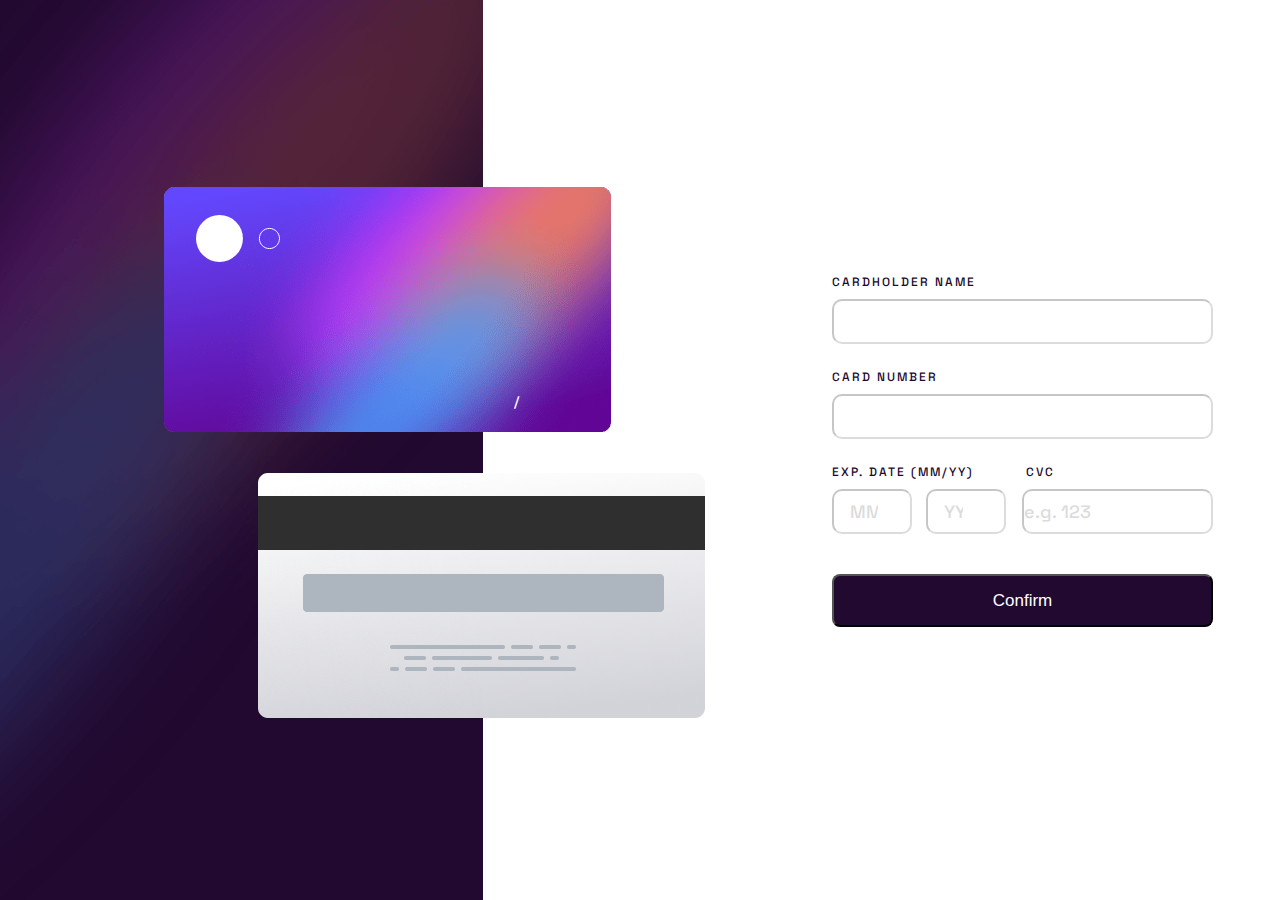
<file: interactive-card-details-form-main/index.html>
<!DOCTYPE html>
<html lang="en">
<head>
  <meta charset="UTF-8">
  <meta name="viewport" content="width=device-width, initial-scale=1.0"> <!-- displays site properly based on user's device -->
  <script src="https://ajax.googleapis.com/ajax/libs/jquery/3.6.3/jquery.min.js"></script>
  <link rel="icon" type="image/png" sizes="32x32" href="./images/favicon-32x32.png">
  
  <title>Frontend Mentor | Interactive card details form</title>
  <link rel="stylesheet" href="sass.css">
</head>
<body>
  <img src="./images/bg-main-desktop.png" alt="bg-main" class="bg-main">
  <div class="">
    <img src="./images/bg-card-front.png" alt="bg-card-front" class="bg-card-front">
  </div>
    <img src="./images/bg-card-back.png" alt="bg-card-back" class="bg-card-back">  
  <div class="block-1">
    <img src="./images/card-logo.svg" alt="logo" class="logo">
    <p id="spans" class="p-1">
      <span id="p1"></span>
      <span id="p2"></span>
      <span id="p3"></span>
      <span id="p4"></span>
    </p>
    
   
    <div class="flex">
      <p class="p-2" id="pName"></p>
      <p class="p-3">
        <span id="mon1"></span>
        <span class="mon2">/</span>
        <span id="mon3"></span> 
      </p>  
    </div>
  </div>
  <p class="p-4" id="pcvc" ></p>
  <form action="">
    <div class="block-2">
      <p class="p-5">
        Cardholder Name
      </p>
      <input class="input-1" type="text" placeholder=""  id="Name" required>
      <span id="nameError" style="color: red;"></span>
      <p class="p-6">
        Card Number
      </p>
      <input class="input-2" placeholder="" type="number" name="" id="card" required>
      <span id="cardError" style="color: red;"></span>
      <div class="flex">
        <div class="">
          <p class="p-7">
            Exp. Date (MM/YY)
          </p>
          <input class="input-3" placeholder="MM" type="text" name="" id="month" required>
          <span id="errorMon" style="color: red;"></span>
          <input class="input-4" placeholder="YY" type="text" id="year" required>
          <span id="errorYear" style="color: red;"></span>  
        </div>
        <div class="">
          <p class="p-8">
            CVC
          </p>
          <input class="input-5" placeholder="e.g. 123" type="text" id="cvc" required>  
          <span id="errorcvc" style="color: red;"></span>  
        </div>
      </div>
      <button class="btn" style="color: white; font-size: 17px;">Confirm</button>
    </div>  
  </form>
  <script src="script.js"></script>
  <div class="container2">
    <img src="./images/icon-complete.svg" alt="" class="complete">
    <div class="div"><span class="span1">thank you!</span></div>
    <p class="span2">We've added your card details</p>
    <div class="button4">
      <span class="span3">Continue</span>
    </div>
  </div>
</body>
</html>
</file>
<file: interactive-card-details-form-main/sass.css>
@import url("https://fonts.googleapis.com/css2?family=Space+Grotesk:wght@500&display=swap");
* {
  box-sizing: border-box;
  margin: 0;
  padding: 0;
}

.bg-main {
  width: 483px;
  height: 900px;
  position: absolute;
  z-index: -10;
}

.bg-card-front {
  margin-top: 187px;
  margin-left: 164px;
}

.bg-card-back {
  margin-top: 37px;
  margin-left: 258px;
}

.block-1 {
  position: absolute;
  z-index: 10;
  left: 164px;
  top: 187px;
}

.logo {
  margin-top: 28px;
  margin-left: 32px;
}

.p-1 {
  margin-left: 32px;
  margin-top: 64px;
  height: 36px;
  font-family: "Space Grotesk";
  font-style: normal;
  font-weight: 500;
  font-size: 28px;
  line-height: 36px;
  letter-spacing: 3.42222px;
  color: #FFFFFF;
}

.flex {
  display: flex;
}

.p-2 {
  height: 18px;
  margin-top: 25.5px;
  margin-left: 32px;
  font-family: "Space Grotesk";
  font-style: normal;
  font-weight: 500;
  font-size: 14px;
  line-height: 18px;
  letter-spacing: 2px;
  text-transform: uppercase;
  color: #FFFFFF;
}

.p-3 {
  margin-top: 25.5px;
  margin-left: 195.14px;
  height: 18px;
  font-family: "Space Grotesk";
  font-style: normal;
  font-weight: 500;
  font-size: 14px;
  line-height: 18px;
  text-align: right;
  letter-spacing: 2px;
  text-transform: uppercase;
  color: #FFFFFF;
}

.p-4 {
  position: absolute;
  top: 580px;
  left: 616px;
  height: 18px;
  font-family: "Space Grotesk";
  font-style: normal;
  font-weight: 500;
  font-size: 14px;
  line-height: 18px;
  text-align: right;
  letter-spacing: 2px;
  text-transform: uppercase;
  color: #FFFFFF;
}

.block-2 {
  position: absolute;
  z-index: 10;
  top: 275px;
  left: 832px;
  width: 381px;
  height: 352px;
}

.p-5 {
  height: 15px;
  font-family: "Space Grotesk";
  font-style: normal;
  font-weight: 500;
  font-size: 12px;
  line-height: 15px;
  letter-spacing: 2px;
  text-transform: uppercase;
  color: #21092F;
}

.input-1 {
  width: 381px;
  height: 45px;
  margin-top: 9px;
  padding: 11px 191px 11px 16px;
  font-family: "Space Grotesk";
  font-style: normal;
  font-weight: 500;
  font-size: 18px;
  line-height: 23px;
  color: #21092F;
  mix-blend-mode: normal;
  opacity: 0.25;
}

.p-6 {
  margin-top: 26px;
  height: 15px;
  font-family: "Space Grotesk";
  font-style: normal;
  font-weight: 500;
  font-size: 12px;
  line-height: 15px;
  letter-spacing: 2px;
  text-transform: uppercase;
  color: #21092F;
}

.input-2 {
  width: 381px;
  height: 45px;
  margin-top: 9px;
  padding: 11px 145px 11px 16px;
  font-family: "Space Grotesk";
  font-style: normal;
  font-weight: 500;
  font-size: 18px;
  line-height: 23px;
  color: #21092F;
  mix-blend-mode: normal;
  opacity: 0.25;
}

.p-7 {
  margin-top: 26px;
  height: 15px;
  font-family: "Space Grotesk";
  font-style: normal;
  font-weight: 500;
  font-size: 12px;
  line-height: 15px;
  letter-spacing: 2px;
  text-transform: uppercase;
  color: #21092F;
}

.input-3 {
  width: 80px;
  height: 45px;
  margin-top: 9px;
  padding: 11px 32px 11px 16px;
  font-family: "Space Grotesk";
  font-style: normal;
  font-weight: 500;
  font-size: 18px;
  line-height: 23px;
  color: #21092F;
  mix-blend-mode: normal;
  opacity: 0.25;
}

.input-4 {
  width: 80px;
  height: 45px;
  margin-top: 9px;
  margin-left: 10px;
  padding: 11px 41px 11px 16px;
  font-family: "Space Grotesk";
  font-style: normal;
  font-weight: 500;
  font-size: 18px;
  line-height: 23px;
  color: #21092F;
  mix-blend-mode: normal;
  opacity: 0.25;
}

.p-8 {
  margin-top: 26px;
  margin-left: 20px;
  height: 15px;
  font-family: "Space Grotesk";
  font-style: normal;
  font-weight: 500;
  font-size: 12px;
  line-height: 15px;
  letter-spacing: 2px;
  text-transform: uppercase;
  color: #21092F;
}

.input-5 {
  width: 191px;
  height: 45px;
  margin-top: 9px;
  margin-left: 16px;
  font-family: "Space Grotesk";
  font-style: normal;
  font-weight: 500;
  font-size: 18px;
  line-height: 23px;
  color: #21092F;
  mix-blend-mode: normal;
  opacity: 0.25;
}

.btn {
  width: 381px;
  height: 53px;
  margin-top: 40px;
  background: #21092F;
  border-radius: 8px;
  display: flex;
  justify-content: center;
  align-items: center;
}

.p-9 {
  height: 23px;
  font-family: "Space Grotesk";
  font-style: normal;
  font-weight: 500;
  font-size: 18px;
  line-height: 23px;
  color: #FFFFFF;
}

#nameError {
  font-family: "Space Grotesk";
  font-style: normal;
  font-weight: 500;
  font-size: 12px;
  line-height: 15px;
  /* Red */
  color: #FF5050;
  width: 165px;
  height: 15px;
  margin-top: 18px;
}

.p-3 {
  position: absolute;
  margin-left: 350px;
}

#Name {
  border-radius: 10px;
}

#card {
  border-radius: 10px;
}

#month {
  border-radius: 10px;
}

#year {
  border-radius: 10px;
}

#cvc {
  border-radius: 10px;
}

.spans {
  position: absolute;
  width: 343px;
  height: 36px;
  margin-left: 50px;
  margin-top: -30px;
}

#p1 {
  width: 85.75px;
  height: 36px;
  font-family: "Space Grotesk";
  font-style: normal;
  font-weight: 500;
  font-size: 28px;
  line-height: 36px;
  /* identical to box height */
  letter-spacing: 3.42222px;
  /* White */
  color: #FFFFFF;
}

#p2 {
  width: 85.75px;
  height: 36px;
  font-family: "Space Grotesk";
  font-style: normal;
  font-weight: 500;
  font-size: 28px;
  line-height: 36px;
  /* identical to box height */
  letter-spacing: 3.42222px;
  /* White */
  color: #FFFFFF;
}

#p3 {
  width: 85.75px;
  height: 36px;
  font-family: "Space Grotesk";
  font-style: normal;
  font-weight: 500;
  font-size: 28px;
  line-height: 36px;
  /* identical to box height */
  letter-spacing: 3.42222px;
  /* White */
  color: #FFFFFF;
}

#p4 {
  width: 85.75px;
  height: 36px;
  font-family: "Space Grotesk";
  font-style: normal;
  font-weight: 500;
  font-size: 28px;
  line-height: 36px;
  /* identical to box height */
  letter-spacing: 3.42222px;
  /* White */
  color: #FFFFFF;
}

.p-3 {
  width: 48px;
  height: 18px;
  display: inline-flex;
}

#errorMon {
  position: absolute;
  width: 70px;
  height: 15px;
  margin-top: 50px;
  margin-left: -80px;
  font-family: "Space Grotesk";
  font-style: normal;
  font-weight: 500;
  font-size: 10px;
  line-height: 15px;
  /* Red */
  color: #FF5050;
}

#errorYear {
  position: absolute;
  width: 70px;
  height: 15px;
  margin-top: 50px;
  margin-left: -80px;
  font-family: "Space Grotesk";
  font-style: normal;
  font-weight: 500;
  font-size: 10px;
  line-height: 15px;
  /* Red */
  color: #FF5050;
}

#errorcvc {
  position: absolute;
  width: 100px;
  height: 15px;
  margin-top: 50px;
  margin-left: -190px;
  font-family: "Space Grotesk";
  font-style: normal;
  font-weight: 500;
  font-size: 10px;
  line-height: 15px;
  /* Red */
  color: #FF5050;
}

.block2 {
  position: relative;
  z-index: 300;
}

.btn:hover {
  color: rgb(174, 199, 221);
}

.container2 {
  position: absolute;
  margin-top: -400px;
  z-index: 1000;
  width: 381px;
  height: 291px;
  display: inline-block;
  margin-left: 820px;
}

.complete {
  width: 80px;
  height: 80px;
  margin-left: 151px;
}

.div {
  height: 36px;
  margin-top: 35px;
}

.span1 {
  width: 100px;
  height: 36px;
  margin-top: 35px;
  margin-left: 100px;
  font-family: "Space Grotesk";
  font-style: normal;
  font-weight: 500;
  font-size: 28px;
  line-height: 36px;
  text-transform: uppercase;
  /* identical to box height */
  text-align: center;
  letter-spacing: 3.42222px;
  /* Deep Violet */
  color: #100f10;
}

.span2 {
  width: 263px;
  height: 23px;
  margin-left: 59px;
  margin-top: 16px;
  font-family: "Space Grotesk";
  font-style: normal;
  font-weight: 500;
  font-size: 18px;
  line-height: 23px;
  /* identical to box height */
  text-align: center;
  /* Purplish Grey */
  color: #8F8694;
}

.button4 {
  margin-top: 63px;
  margin-left: 10px;
  width: 381px;
  height: 53px;
  background: #21092F;
  border-radius: 8px;
  display: flex;
  align-items: center;
  justify-content: center;
}

.span3 {
  font-family: "Space Grotesk";
  font-style: normal;
  font-weight: 500;
  font-size: 18px;
  line-height: 23px;
  /* identical to box height */
  /* White */
  color: #FFFFFF;
}

@media screen and (max-width: 376px) {
  body {
    width: 375px;
    height: 704px;
  }
  .bg-main {
    position: relative;
    z-index: 1;
    width: 375px;
    height: 240px;
  }
  .bg-card-front {
    position: absolute;
    z-index: 2;
    width: 285px;
    height: 156.21px;
    margin-top: -125px;
    margin-left: 16px;
  }
  .bg-card-back {
    position: absolute;
    z-index: 1;
    width: 286px;
    height: 157px;
    margin-left: 73px;
    margin-top: -220px;
  }
  .logo {
    position: absolute;
    width: 54px;
    height: 30px;
    margin-top: -50px;
    margin-left: -120px;
  }
  .p-1 {
    position: absolute;
    z-index: 3;
    margin-left: -130px;
    margin-top: 10px;
  }
  .p-2 {
    position: absolute;
    margin-left: -110px;
    margin-top: 60px;
  }
  .p-3 {
    position: absolute;
    margin-top: 60px;
    margin-left: 70px;
  }
  .block-2 {
    width: 327px;
    height: 328px;
    position: absolute;
    margin-top: 48px;
    margin-left: -814px;
  }
  .p-1 {
    width: 239px;
    height: 23px;
    font-family: "Space Grotesk";
    font-style: normal;
    font-weight: 500;
    font-size: 18px;
    line-height: 23px;
  }
  #Name {
    width: 327px;
    height: 45px;
  }
  #pName {
    margin-left: -130px;
  }
  #pcvc {
    position: absolute;
    z-index: 100;
    margin-left: -330px;
    margin-top: -485px;
  }
  #card {
    width: 327px;
    height: 45px;
  }
  #month {
    width: 72px;
    height: 45px;
  }
  #errorMon {
    margin-left: -70px;
  }
  #year {
    position: absolute;
    width: 72px;
    height: 42px;
    margin-left: 8px;
  }
  #cvc {
    width: 164px;
    height: 45px;
    margin-left: 16px;
  }
  #errorcvc {
    margin-left: -160px;
  }
  #errorYear {
    position: absolute;
    margin-left: 15px;
  }
  .btn {
    width: 327px;
    height: 53px;
    margin-top: 28px;
  }
  .container2 {
    position: absolute;
    margin-top: 48px;
    margin-left: -10px;
  }
  .complete {
    width: 80px;
    height: 80px;
  }
  .div {
    width: 327px;
    height: 36px;
    margin-top: 35px;
  }
  .span1 {
    font-style: normal;
    font-weight: 500;
    font-size: 28px;
    line-height: 36px;
  }
  .span2 {
    width: 263px;
    height: 23px;
    margin-top: 16px;
    font-style: normal;
    font-weight: 500;
    font-size: 18px;
    line-height: 23px;
  }
  .button4 {
    width: 327px;
    height: 53px;
    margin-top: 48px;
    margin-left: 30px;
  }
}/*# sourceMappingURL=sass.css.map */
</file>
